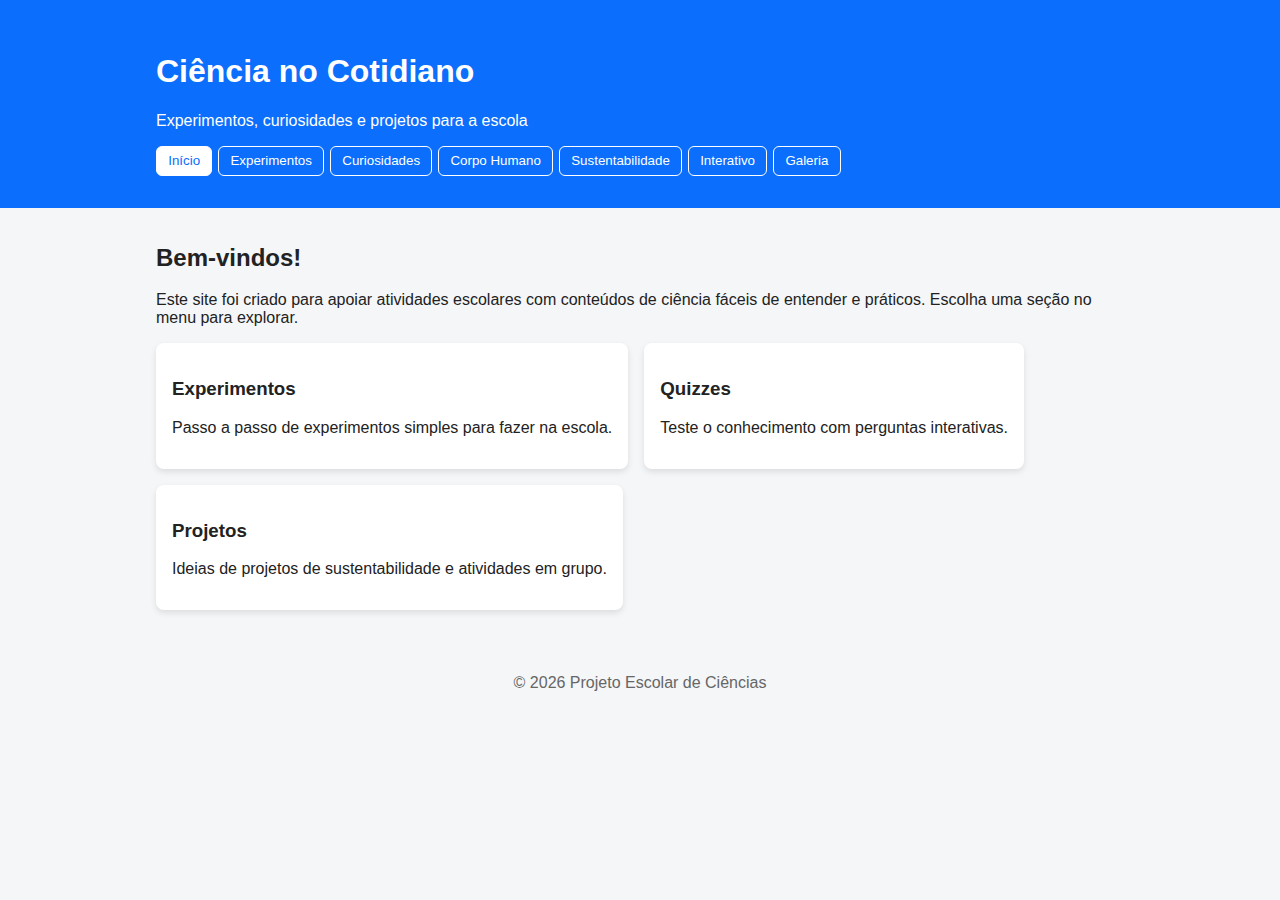
<file: index.html>
<!doctype html>
<html lang="pt-BR">
<head>
  <meta charset="utf-8">
  <meta name="viewport" content="width=device-width,initial-scale=1">
  <title>Ciência no Cotidiano — Escola</title>
  <link rel="stylesheet" href="style.css">
</head>
<body>
  <header class="site-header">
    <div class="container">
      <h1>Ciência no Cotidiano</h1>
      <p class="tagline">Experimentos, curiosidades e projetos para a escola</p>
      <nav>
        <button data-target="home" class="nav-btn active">Início</button>
        <button data-target="experimentos" class="nav-btn">Experimentos</button>
        <button data-target="curiosidades" class="nav-btn">Curiosidades</button>
        <button data-target="corpo" class="nav-btn">Corpo Humano</button>
        <button data-target="sustentabilidade" class="nav-btn">Sustentabilidade</button>
        <button data-target="interativo" class="nav-btn">Interativo</button>
        <button data-target="galeria" class="nav-btn">Galeria</button>
      </nav>
    </div>
  </header>

  <main class="container">
    <!-- Home -->
    <section id="home" class="page active">
      <h2>Bem-vindos!</h2>
      <p>Este site foi criado para apoiar atividades escolares com conteúdos de ciência fáceis de entender e práticos. Escolha uma seção no menu para explorar.</p>
      <div class="highlight-cards">
        <article class="card">
          <h3>Experimentos</h3>
          <p>Passo a passo de experimentos simples para fazer na escola.</p>
        </article>
        <article class="card">
          <h3>Quizzes</h3>
          <p>Teste o conhecimento com perguntas interativas.</p>
        </article>
        <article class="card">
          <h3>Projetos</h3>
          <p>Ideias de projetos de sustentabilidade e atividades em grupo.</p>
        </article>
      </div>
    </section>

    <!-- Experimentos -->
    <section id="experimentos" class="page">
      <h2>Experimentos Fáceis</h2>
      <div class="cards-grid">
        <article class="card">
        <a href="https://www.youtube.com/@ArtubeClash" class="botao">Vulcão de bicarbonato</a>
          <p>Reação ácido-base libera gás carbônico e simula um vulcão.</p>
        </article>
        <article class="card">
        <a href="https://www.exemplo.com" class="botao">Arco-íris no copo</a>
          <p>Líquidos de densidades diferentes se organizam em camadas.</p>
        </article>
        <article class="card">
        <a href="https://www.exemplo.com" class="botao">Lâmpada de batata</a>
          <p>Reação química gera eletricidade suficiente para acender um LED.</p>
        </article>
      </div>
    </section>

    <!-- Curiosidades -->
    <section id="curiosidades" class="page">
      <h2>Curiosidades Científicas</h2>
      <div class="accordion">
        <div class="item">
          <button class="acc-btn">Por que o céu é azul?</button>
          <div class="acc-panel">Porque a luz azul se espalha mais na atmosfera.</div>
        </div>
        <div class="item">
          <button class="acc-btn">Como funciona o micro-ondas?</button>
          <div class="acc-panel">Ele agita moléculas de água nos alimentos, aquecendo-os.</div>
        </div>
        <div class="item">
          <button class="acc-btn">Por que sentimos frio após sair da piscina?</button>
          <div class="acc-panel">A evaporação da água retira calor da pele.</div>
        </div>
      </div>
    </section>

    <!-- Corpo Humano -->
    <section id="corpo" class="page">
      <h2>Corpo Humano</h2>
      <div class="tabs">
        <button class="tab-btn active" data-tab="digestivo">Digestivo</button>
        <button class="tab-btn" data-tab="respiratorio">Respiratório</button>
        <button class="tab-btn" data-tab="nervoso">Nervoso</button>
      </div>
      <div class="tab-content" id="digestivo">
        <p>Transforma alimentos em nutrientes para o corpo.</p>
      </div>
      <div class="tab-content hidden" id="respiratorio">
        <p>Faz a troca de oxigênio e gás carbônico.</p>
      </div>
      <div class="tab-content hidden" id="nervoso">
        <p>Controla funções do corpo e transmite informações.</p>
      </div>
    </section>

    <!-- Sustentabilidade -->
    <section id="sustentabilidade" class="page">
      <h2>Sustentabilidade</h2>
      <ul>
        <li>Separar lixo em reciclável e orgânico.</li>
        <li>Economizar água e energia.</li>
        <li>Criar hortas escolares.</li>
      </ul>
    </section>

    <!-- Interativo -->
    <section id="interativo" class="page">
      <h2>Quiz de Ciências</h2>
      <div id="quiz-question"></div>
      <div id="quiz-choices"></div>
      <button id="next-question" class="btn">Próxima</button>
      <div id="quiz-result" class="result"></div>
    </section>

    <!-- Galeria -->
    <section id="galeria" class="page">
      <h2>Galeria</h2>
      <input type="file" id="gallery-upload" accept="image/*" multiple>
      <div id="gallery-grid" class="cards-grid"></div>
    </section>
  </main>

  <footer class="site-footer">
    <div class="container">
      <p>&copy; <span id="year"></span> Projeto Escolar de Ciências</p>
    </div>
  </footer>

  <script src="script.js"></script>
</body>
</html>
</file>
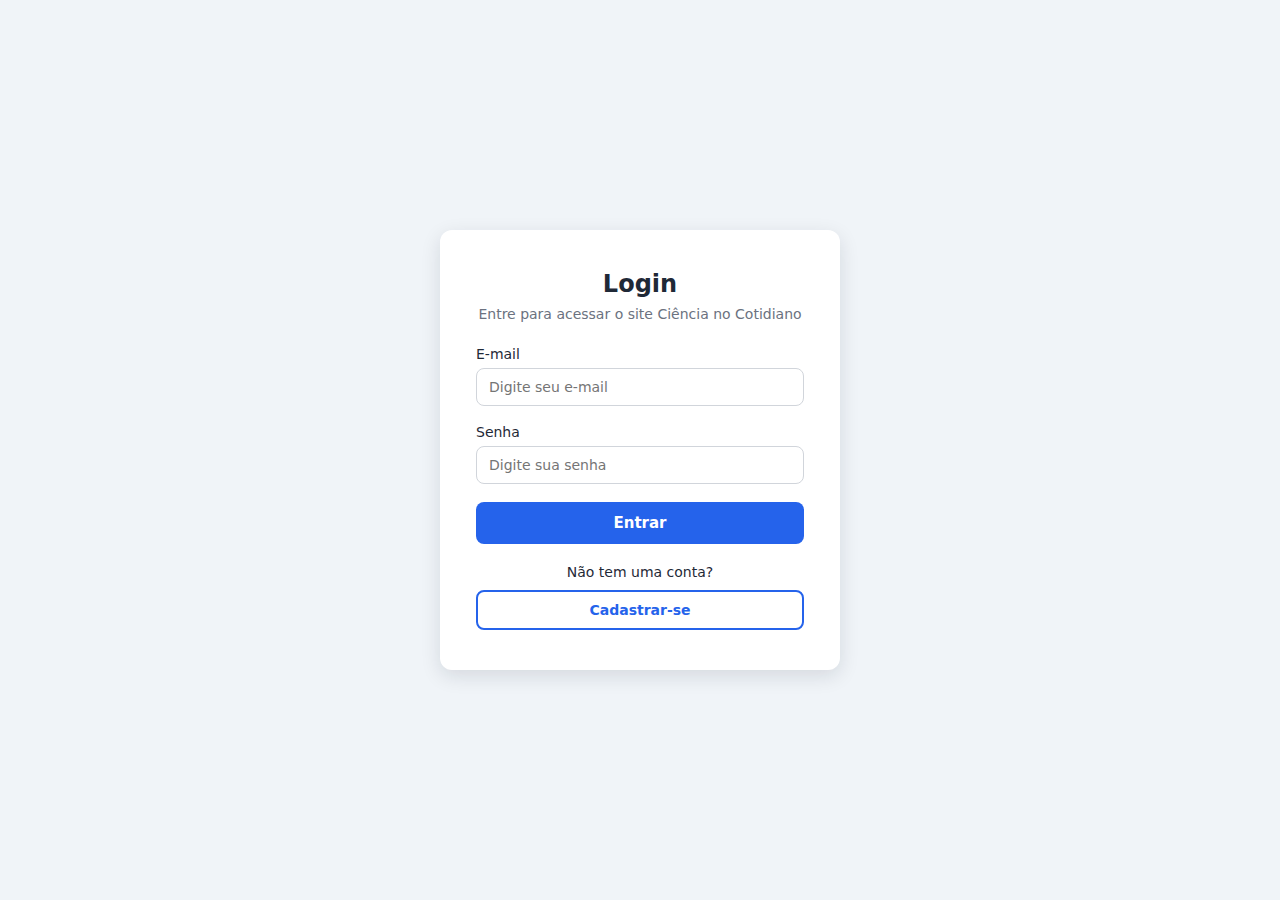
<file: login.html>
<!DOCTYPE html>
<html lang="pt-BR">
<head>
  <meta charset="UTF-8">
  <meta name="viewport" content="width=device-width, initial-scale=1.0">
  <title>Login — Ciência no Cotidiano</title>
  <link rel="stylesheet" href="login.css">
</head>
<body>
  <div class="login-container">
    <h2>Login</h2>
    <p>Entre para acessar o site Ciência no Cotidiano</p>

    <form id="loginForm">
      <div class="input-group">
        <label for="email">E-mail</label>
        <input type="email" id="email" placeholder="Digite seu e-mail" required>
      </div>

      <div class="input-group">
        <label for="senha">Senha</label>
        <input type="password" id="senha" placeholder="Digite sua senha" required>
      </div>

      <button type="submit">Entrar</button>
    </form>

    <div class="extra-actions">
      <p>Não tem uma conta?</p>
      <button id="btnCadastro" class="btn-outline">Cadastrar-se</button>
    </div>
  </div>

  <script src="login.js"></script>
</body>
</html>
</file>
<file: style.css>
*{box-sizing:border-box}
body{font-family:Arial, sans-serif;margin:0;background:#f4f6f8;color:#222}
.container{max-width:1000px;margin:0 auto;padding:1rem}

.site-header{background:#0b6efd;color:#fff;padding:1rem}
.site-header nav{margin-top:10px;display:flex;flex-wrap:wrap;gap:6px}
.nav-btn{background:transparent;border:1px solid #fff;color:#fff;padding:.4rem .7rem;border-radius:6px;cursor:pointer}
.nav-btn.active{background:#fff;color:#0b6efd}

.page{display:none}
.page.active{display:block}

.card{background:#fff;padding:1rem;border-radius:8px;box-shadow:0 3px 6px rgba(0,0,0,0.1)}
.cards-grid{display:grid;grid-template-columns:repeat(auto-fit,minmax(220px,1fr));gap:1rem}
.highlight-cards{display:flex;gap:1rem;flex-wrap:wrap}

.accordion .item{margin-bottom:6px}
.acc-btn{width:100%;text-align:left;padding:.6rem;border-radius:6px;border:1px solid #ddd;background:#fff;cursor:pointer}
.acc-panel{display:none;padding:.6rem;border:1px solid #ddd;border-top:0;background:#fafafa}

.tabs{display:flex;gap:.5rem;margin:1rem 0}
.tab-btn{padding:.4rem .7rem;border:1px solid #ccc;border-radius:6px;background:#fff;cursor:pointer}
.tab-btn.active{background:#0b6efd;color:#fff}
.tab-content{background:#fff;padding:1rem;border-radius:6px;margin-top:.5rem}
.hidden{display:none}

.btn{padding:.4rem .7rem;border-radius:6px;border:0;background:#0b6efd;color:#fff;cursor:pointer}
.result{margin-top:.5rem}

.site-footer{text-align:center;padding:1rem;color:#666}
.gallery-thumb{width:100%;height:150px;object-fit:cover;border-radius:6px}
</file>
<file: login.css>
:root {
  --bg: #f0f4f8;
  --card: #ffffff;
  --primary: #2563eb;
  --text: #1f2937;
  --muted: #6b7280;
  --radius: 12px;
  --shadow: 0 6px 20px rgba(15, 23, 42, 0.12);
}

* {
  box-sizing: border-box;
  margin: 0;
  padding: 0;
  font-family: "Inter", system-ui, sans-serif;
}

html, body {
  height: 100%;
}

body {
  background: var(--bg);
  display: flex;
  justify-content: center;
  align-items: center;
}

.login-container {
  background: var(--card);
  border-radius: var(--radius);
  box-shadow: var(--shadow);
  padding: 40px 36px;
  width: 100%;
  max-width: 400px;
  text-align: center;
  animation: fadeIn 0.4s ease;
}

@keyframes fadeIn {
  from {
    opacity: 0;
    transform: translateY(10px);
  }
  to {
    opacity: 1;
    transform: translateY(0);
  }
}

h2 {
  color: var(--text);
  margin-bottom: 8px;
}

p {
  color: var(--muted);
  margin-bottom: 24px;
  font-size: 14px;
}

.input-group {
  display: flex;
  flex-direction: column;
  align-items: flex-start;
  margin-bottom: 18px;
  text-align: left;
}

label {
  font-size: 14px;
  color: var(--text);
  margin-bottom: 6px;
}

input {
  width: 100%;
  padding: 10px 12px;
  border: 1px solid #d1d5db;
  border-radius: 8px;
  font-size: 14px;
  transition: border-color 0.2s, box-shadow 0.2s;
}

input:focus {
  outline: none;
  border-color: var(--primary);
  box-shadow: 0 0 0 2px rgba(37, 99, 235, 0.2);
}

button {
  width: 100%;
  padding: 12px;
  background: var(--primary);
  color: #fff;
  border: none;
  border-radius: 8px;
  font-size: 15px;
  font-weight: 600;
  cursor: pointer;
  transition: background 0.3s ease;
}

button:hover {
  background: #1e40af;
}

.extra-actions {
  margin-top: 20px;
  display: flex;
  flex-direction: column;
  gap: 10px;
  align-items: center;
}

.extra-actions p {
  color: var(--text);
  font-size: 14px;
  margin: 0;
}

.btn-outline {
  background: transparent;
  border: 2px solid var(--primary);
  color: var(--primary);
  border-radius: 8px;
  font-size: 14px;
  font-weight: 600;
  padding: 10px 16px;
  cursor: pointer;
  transition: all 0.3s ease;
}

.btn-outline:hover {
  background: var(--primary);
  color: #fff;
}
</file>
